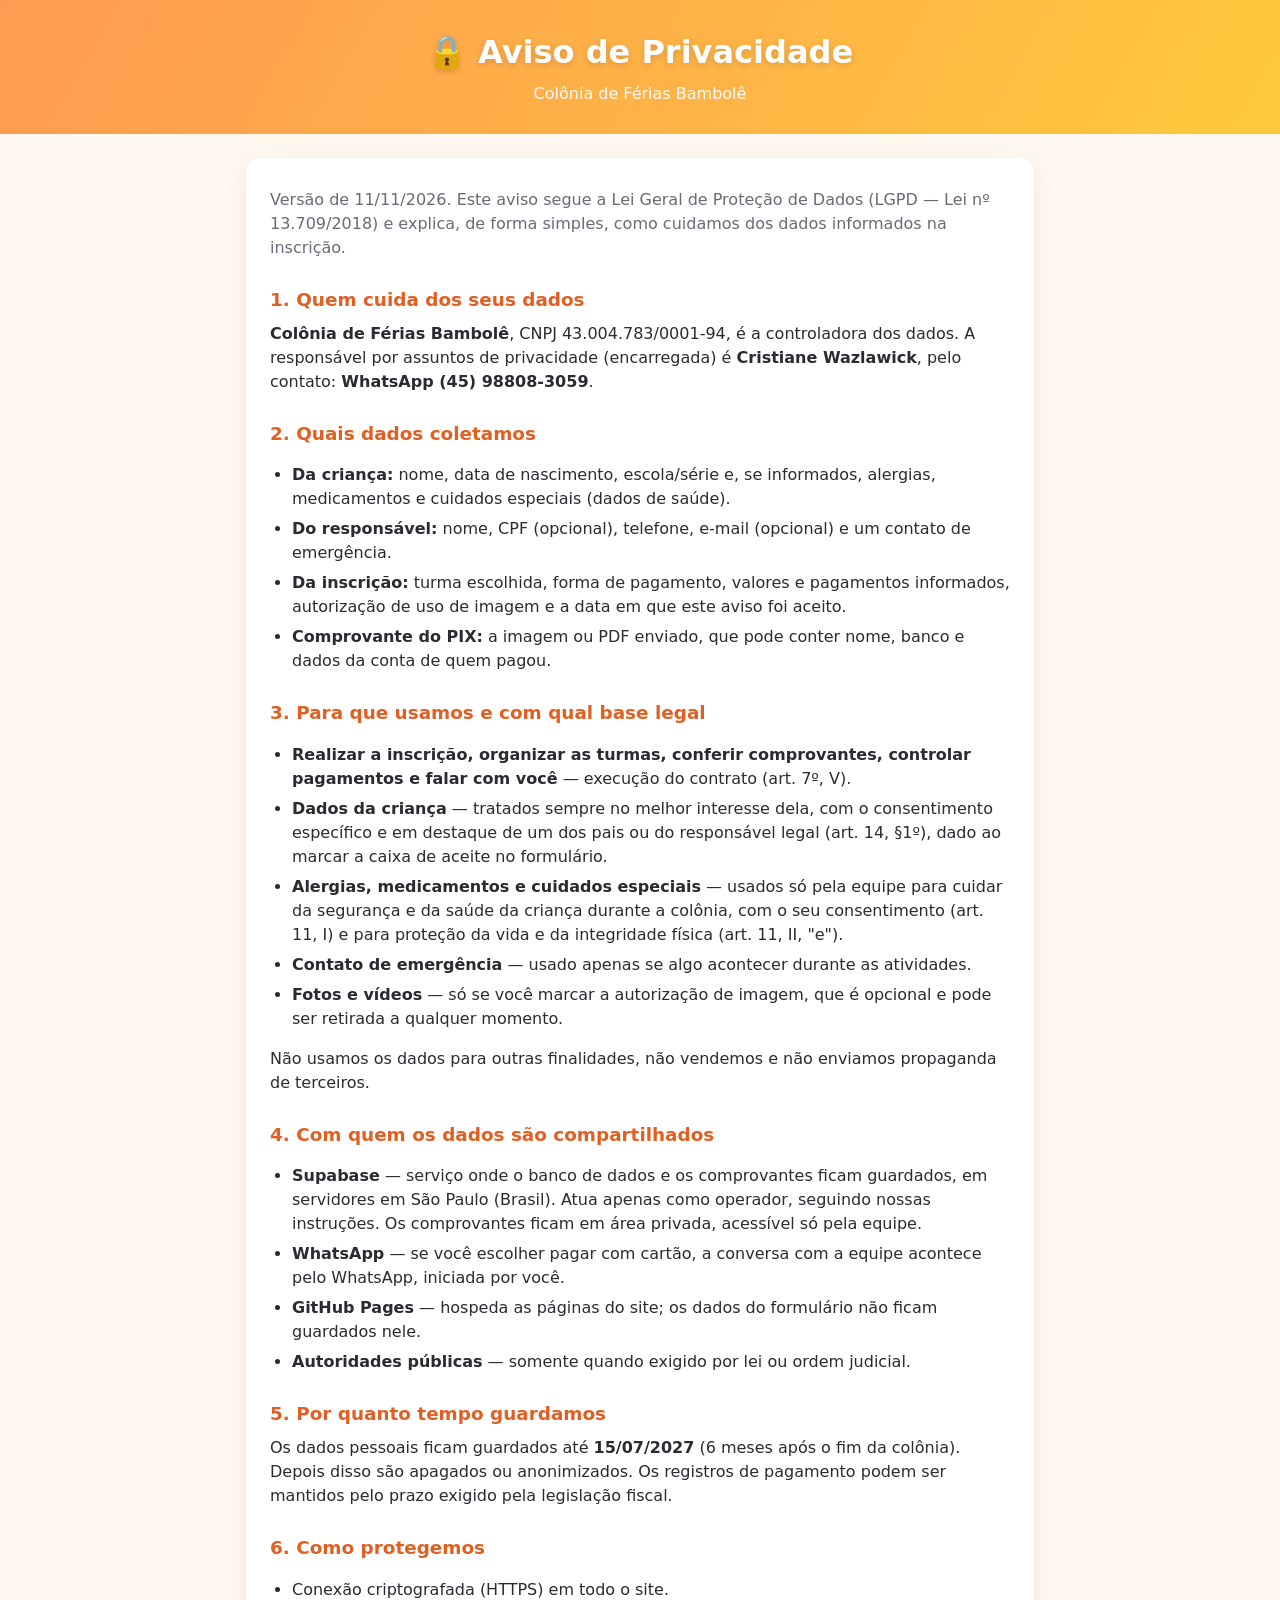
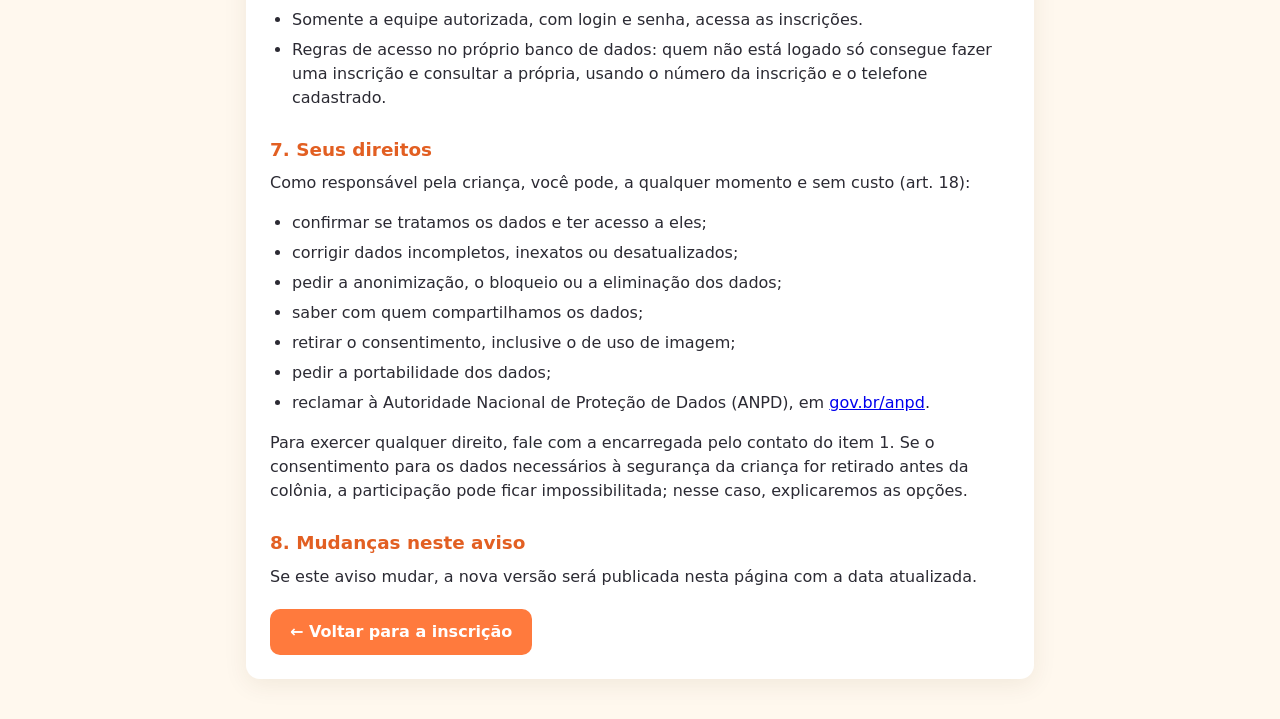
<file: aviso-privacidade.html>
<!DOCTYPE html>
<html lang="pt-BR">
<head>
  <meta charset="UTF-8" />
  <meta name="viewport" content="width=device-width, initial-scale=1" />
  <title>Aviso de Privacidade — Colônia de Férias</title>
  <link rel="stylesheet" href="style.css?v=5" />
  <script src="config.js?v=5"></script>
  <style>
    .texto h2 { font-size: 1.15rem; margin: 26px 0 8px; color: var(--primaria-escura); }
    .texto h2:first-child { margin-top: 0; }
    .texto p, .texto li { margin: 6px 0; }
    .texto ul { padding-left: 22px; }
  </style>
</head>
<body>
  <header class="topo" style="padding-bottom:28px">
    <h1>🔒 Aviso de Privacidade</h1>
    <p class="nome-colonia"></p>
  </header>

  <main style="margin-top:24px">
    <article class="cartao texto">
      <p class="suave">Versão de <span class="versao"></span>. Este aviso segue a Lei Geral de Proteção de Dados (LGPD — Lei nº 13.709/2018) e explica, de forma simples, como cuidamos dos dados informados na inscrição.</p>

      <h2>1. Quem cuida dos seus dados</h2>
      <p><strong class="controlador"></strong>, CNPJ <span class="cnpj"></span>, é a controladora dos dados.
        A responsável por assuntos de privacidade (encarregada) é <strong class="encarregado"></strong>,
        pelo contato: <strong class="contato"></strong>.</p>

      <h2>2. Quais dados coletamos</h2>
      <ul>
        <li><strong>Da criança:</strong> nome, data de nascimento, escola/série e, se informados, alergias, medicamentos e cuidados especiais (dados de saúde).</li>
        <li><strong>Do responsável:</strong> nome, CPF (opcional), telefone, e-mail (opcional) e um contato de emergência.</li>
        <li><strong>Da inscrição:</strong> turma escolhida, forma de pagamento, valores e pagamentos informados, autorização de uso de imagem e a data em que este aviso foi aceito.</li>
        <li><strong>Comprovante do PIX:</strong> a imagem ou PDF enviado, que pode conter nome, banco e dados da conta de quem pagou.</li>
      </ul>

      <h2>3. Para que usamos e com qual base legal</h2>
      <ul>
        <li><strong>Realizar a inscrição, organizar as turmas, conferir comprovantes, controlar pagamentos e falar com você</strong> — execução do contrato (art. 7º, V).</li>
        <li><strong>Dados da criança</strong> — tratados sempre no melhor interesse dela, com o consentimento específico e em destaque de um dos pais ou do responsável legal (art. 14, §1º), dado ao marcar a caixa de aceite no formulário.</li>
        <li><strong>Alergias, medicamentos e cuidados especiais</strong> — usados só pela equipe para cuidar da segurança e da saúde da criança durante a colônia, com o seu consentimento (art. 11, I) e para proteção da vida e da integridade física (art. 11, II, "e").</li>
        <li><strong>Contato de emergência</strong> — usado apenas se algo acontecer durante as atividades.</li>
        <li><strong>Fotos e vídeos</strong> — só se você marcar a autorização de imagem, que é opcional e pode ser retirada a qualquer momento.</li>
      </ul>
      <p>Não usamos os dados para outras finalidades, não vendemos e não enviamos propaganda de terceiros.</p>

      <h2>4. Com quem os dados são compartilhados</h2>
      <ul>
        <li><strong>Supabase</strong> — serviço onde o banco de dados e os comprovantes ficam guardados, em servidores em São Paulo (Brasil). Atua apenas como operador, seguindo nossas instruções. Os comprovantes ficam em área privada, acessível só pela equipe.</li>
        <li><strong>WhatsApp</strong> — se você escolher pagar com cartão, a conversa com a equipe acontece pelo WhatsApp, iniciada por você.</li>
        <li><strong>GitHub Pages</strong> — hospeda as páginas do site; os dados do formulário não ficam guardados nele.</li>
        <li><strong>Autoridades públicas</strong> — somente quando exigido por lei ou ordem judicial.</li>
      </ul>

      <h2>5. Por quanto tempo guardamos</h2>
      <p>Os dados pessoais ficam guardados até <strong class="guardar-ate"></strong> (6 meses após o fim da colônia).
        Depois disso são apagados ou anonimizados. Os registros de pagamento podem ser mantidos pelo prazo exigido pela legislação fiscal.</p>

      <h2>6. Como protegemos</h2>
      <ul>
        <li>Conexão criptografada (HTTPS) em todo o site.</li>
        <li>Somente a equipe autorizada, com login e senha, acessa as inscrições.</li>
        <li>Regras de acesso no próprio banco de dados: quem não está logado só consegue fazer uma inscrição e consultar a própria, usando o número da inscrição e o telefone cadastrado.</li>
      </ul>

      <h2>7. Seus direitos</h2>
      <p>Como responsável pela criança, você pode, a qualquer momento e sem custo (art. 18):</p>
      <ul>
        <li>confirmar se tratamos os dados e ter acesso a eles;</li>
        <li>corrigir dados incompletos, inexatos ou desatualizados;</li>
        <li>pedir a anonimização, o bloqueio ou a eliminação dos dados;</li>
        <li>saber com quem compartilhamos os dados;</li>
        <li>retirar o consentimento, inclusive o de uso de imagem;</li>
        <li>pedir a portabilidade dos dados;</li>
        <li>reclamar à Autoridade Nacional de Proteção de Dados (ANPD), em <a href="https://www.gov.br/anpd" target="_blank" rel="noopener">gov.br/anpd</a>.</li>
      </ul>
      <p>Para exercer qualquer direito, fale com a encarregada pelo contato do item 1.
        Se o consentimento para os dados necessários à segurança da criança for retirado antes da colônia, a participação pode ficar impossibilitada; nesse caso, explicaremos as opções.</p>

      <h2>8. Mudanças neste aviso</h2>
      <p>Se este aviso mudar, a nova versão será publicada nesta página com a data atualizada.</p>

      <div class="acoes"><a class="botao" href="index.html">← Voltar para a inscrição</a></div>
    </article>
  </main>

<script>
  const P = window.CONFIG.privacidade;
  const preencher = (sel, txt) => document.querySelectorAll(sel).forEach((e) => (e.textContent = txt));
  document.title = `Aviso de Privacidade — ${CONFIG.nomeColonia}`;
  preencher('.nome-colonia', CONFIG.nomeColonia);
  preencher('.versao', P.versaoAviso.split('-').reverse().join('/'));
  preencher('.controlador', P.controlador);
  preencher('.cnpj', P.cnpj);
  preencher('.encarregado', P.encarregado);
  preencher('.contato', P.contato);
  preencher('.guardar-ate', P.guardarAte);
</script>
</body>
</html>
</file>
<file: style.css>
:root {
  --fundo: #fff8ee;
  --cartao: #ffffff;
  --texto: #2b2a33;
  --suave: #6b6878;
  --borda: #e8e1d6;
  --primaria: #ff7a3d;
  --primaria-escura: #e25f22;
  --azul: #2f8fdd;
  --verde: #1f9d63;
  --amarelo: #d99a00;
  --vermelho: #d6453d;
  --raio: 14px;
}
* { box-sizing: border-box; }
body {
  margin: 0;
  font-family: "Segoe UI", system-ui, -apple-system, sans-serif;
  background: var(--fundo);
  color: var(--texto);
  line-height: 1.5;
}
header.topo {
  background: linear-gradient(120deg, #ff9a52, #ffc93c);
  color: #fff;
  padding: 28px 16px 60px;
  text-align: center;
}
header.topo h1 { margin: 0; font-size: 2rem; text-shadow: 0 2px 6px rgba(0,0,0,.15); }
header.topo p { margin: 6px 0 0; opacity: .95; }
main { max-width: 820px; margin: -40px auto 40px; padding: 0 16px; }
main.largo { max-width: 1200px; margin-top: 24px; }
.cartao {
  background: var(--cartao);
  border-radius: var(--raio);
  box-shadow: 0 6px 24px rgba(80, 50, 10, .08);
  padding: 24px;
  margin-bottom: 20px;
}
.abas { display: flex; gap: 8px; margin-bottom: 16px; flex-wrap: wrap; }
.abas button {
  flex: 1;
  background: #fff;
  border: 2px solid var(--borda);
  color: var(--texto);
}
.abas button.ativa { border-color: var(--primaria); color: var(--primaria-escura); background: #fff3ea; }
h2 { margin-top: 0; }
h3 { margin: 24px 0 8px; font-size: 1.05rem; color: var(--primaria-escura); }
.grade { display: grid; grid-template-columns: repeat(auto-fit, minmax(220px, 1fr)); gap: 14px; }
label { display: block; font-weight: 600; font-size: .9rem; margin-bottom: 4px; }
label .opc { font-weight: 400; color: var(--suave); }
input, select, textarea {
  width: 100%;
  padding: 10px 12px;
  border: 1.5px solid var(--borda);
  border-radius: 10px;
  font: inherit;
  background: #fff;
}
input:focus, select:focus, textarea:focus { outline: none; border-color: var(--primaria); box-shadow: 0 0 0 3px #ffe0cf; }
textarea { min-height: 70px; resize: vertical; }
.check { display: flex; gap: 10px; align-items: flex-start; font-weight: 400; line-height: 1.5; }
.check input, .opcao input {
  flex: 0 0 auto;
  width: 18px;
  height: 18px;
  margin: 3px 0 0;
  padding: 0;
  accent-color: var(--primaria);
}
button, .botao {
  background: var(--primaria);
  color: #fff;
  border: none;
  border-radius: 10px;
  padding: 11px 20px;
  font: inherit;
  font-weight: 600;
  cursor: pointer;
  text-decoration: none;
  display: inline-block;
}
button:hover, .botao:hover { background: var(--primaria-escura); }
button.secundario { background: #fff; color: var(--texto); border: 1.5px solid var(--borda); }
button.secundario:hover { background: #f6f1ea; }
button.pequeno { padding: 6px 12px; font-size: .85rem; }
button.verde { background: var(--verde); }
button.perigo { background: #fff; color: var(--vermelho); border: 1.5px solid #f1c6c3; }
button:disabled { opacity: .6; cursor: wait; }
.acoes { margin-top: 20px; display: flex; gap: 10px; flex-wrap: wrap; }
.aviso { padding: 12px 14px; border-radius: 10px; margin: 12px 0; }
.aviso.erro { background: #fde8e7; color: #9a2a24; }
.aviso.ok { background: #e3f6ec; color: #13603d; }
.pix {
  background: #f1f8ff;
  border: 1.5px dashed var(--azul);
  border-radius: 12px;
  padding: 16px;
  margin: 16px 0;
}
.pix code { font-size: 1.05rem; font-weight: 700; word-break: break-all; }
.numero { font-size: 2.2rem; font-weight: 800; color: var(--primaria-escura); }
.selo {
  display: inline-block;
  padding: 3px 10px;
  border-radius: 999px;
  font-size: .8rem;
  font-weight: 700;
  white-space: nowrap;
}
.selo.Pago { background: #dcf5e8; color: #13603d; }
.selo.Pendente { background: #fde8e7; color: #9a2a24; }
.selo.Parcial { background: #fff1cc; color: #7a5600; }
.selo.Aguardando { background: #e1efff; color: #1b5c96; }
.selo.Cancelada { background: #eee; color: #666; }
.oculto { display: none !important; }
table { width: 100%; border-collapse: collapse; font-size: .92rem; }
th, td { text-align: left; padding: 10px 8px; border-bottom: 1px solid var(--borda); vertical-align: top; }
th { color: var(--suave); font-weight: 600; font-size: .8rem; text-transform: uppercase; letter-spacing: .03em; }
tr.linha { cursor: pointer; }
tr.linha:hover { background: #fffaf4; }
.tabela-rolagem { overflow-x: auto; }
.resumo { display: grid; grid-template-columns: repeat(auto-fit, minmax(170px, 1fr)); gap: 14px; margin-bottom: 20px; }
.resumo .cartao { margin: 0; padding: 16px 18px; }
.resumo .rotulo { color: var(--suave); font-size: .85rem; }
.resumo .valor { font-size: 1.6rem; font-weight: 800; }
.filtros { display: flex; gap: 10px; flex-wrap: wrap; margin-bottom: 14px; }
.filtros input { flex: 2; min-width: 200px; }
.filtros select { flex: 1; min-width: 160px; }
dialog {
  border: none;
  border-radius: var(--raio);
  padding: 0;
  width: min(760px, calc(100vw - 32px));
  max-height: calc(100vh - 40px);
  box-shadow: 0 20px 60px rgba(0,0,0,.25);
}
dialog::backdrop { background: rgba(30, 20, 10, .45); }
dialog .conteudo { padding: 24px; }
.info { display: grid; grid-template-columns: repeat(auto-fit, minmax(200px, 1fr)); gap: 6px 18px; font-size: .92rem; }
.info div span { color: var(--suave); display: block; font-size: .8rem; }
.suave { color: var(--suave); }
@media (max-width: 560px) {
  header.topo h1 { font-size: 1.6rem; }
  .cartao { padding: 18px; }
}
.consentimento {
  margin-top: 14px;
  padding: 14px;
  border: 1.5px solid #ffd2b8;
  background: #fff6f0;
  border-radius: 10px;
}
.consentimento a, .rodape a { color: var(--primaria-escura); font-weight: 600; }
.rodape { text-align: center; color: var(--suave); font-size: .88rem; margin: 8px 0 0; }
.opcoes-pagamento { display: grid; grid-template-columns: repeat(auto-fit, minmax(220px, 1fr)); gap: 12px; }
.opcao {
  display: flex;
  gap: 10px;
  align-items: flex-start;
  font-weight: 400;
  border: 2px solid var(--borda);
  border-radius: 12px;
  padding: 14px;
  cursor: pointer;
  margin: 0;
}
.opcao:has(input:checked) { border-color: var(--primaria); background: #fff3ea; }
input[type=file] { padding: 8px; background: #fffaf4; }
.aviso.alerta { background: #fff4d6; color: #6b4e00; }
.botao.whatsapp { background: #25a35a; }
.botao.whatsapp:hover { background: #1d8a4b; }
.selo.Contato { background: #fff1cc; color: #7a5600; }
.cartao-rapido {
  margin-top: 16px;
  padding: 14px 16px;
  border-radius: 12px;
  background: #fff4d6;
  border: 1.5px solid #f3d27a;
}
.nota-pagamento { margin: 0 0 12px; padding: 10px 12px; border-radius: 10px; background: #f1f8ff; color: #1b4f80; font-size: .92rem; }
.opcao.desabilitada { opacity: .55; cursor: not-allowed; background: #f6f3ee; }
.bloco-diarias { margin-top: 14px; padding: 14px; border: 1.5px solid var(--borda); border-radius: 12px; background: #fffaf4; }
#dias { display: grid; grid-template-columns: repeat(5, minmax(0, 1fr)); gap: 8px; }
.dia { margin: 0; cursor: pointer; position: relative; }
.dia input { position: absolute; opacity: 0; pointer-events: none; }
.dia span {
  display: block; text-align: center; padding: 8px 4px; border-radius: 10px;
  border: 2px solid var(--borda); background: #fff; font-weight: 400; font-size: .85rem; line-height: 1.3;
}
.dia input:checked + span { border-color: var(--primaria); background: #fff3ea; }
.dia input:focus-visible + span { box-shadow: 0 0 0 3px #ffe0cf; }
.total-diarias { margin: 12px 0 0; font-size: 1rem; }
@media (max-width: 420px) { #dias { grid-template-columns: repeat(5, minmax(0, 1fr)); gap: 5px; } .dia span { font-size: .78rem; padding: 6px 2px; } }
</file>
